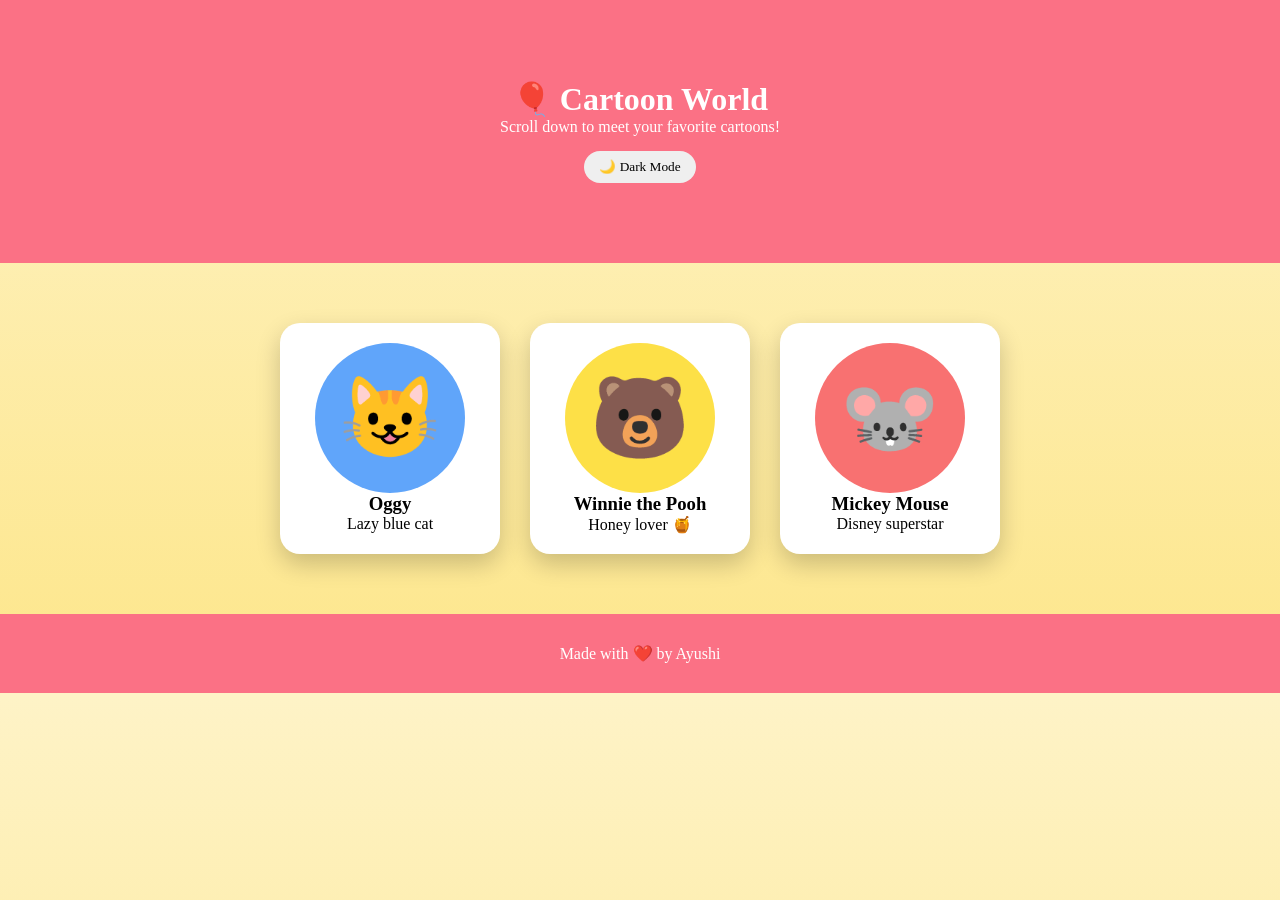
<file: animationsWebPage/index.html>
<!DOCTYPE html>
<html lang="en">
<head>
<meta charset="UTF-8">
<title>Cartoon World</title>

<style>
*{
  margin:0;
  padding:0;
  box-sizing:border-box;
  font-family:"Comic Sans MS", cursive;
}

body{
  background:linear-gradient(to bottom,#fef3c7,#fde68a);
  text-align:center;
  transition:0.5s;
}

body.dark{
  background:#1f2933;
  color:white;
}


.hero{
  padding:80px 20px;
  background:#fb7185;
  color:white;
}

.toggle{
  margin-top:15px;
  padding:8px 15px;
  border:none;
  border-radius:20px;
  cursor:pointer;
}

.cartoon-section{
  display:flex;
  justify-content:center;
  gap:30px;
  flex-wrap:wrap;
  padding:60px 20px;
}


.cartoon-card{
  background:white;
  width:220px;
  padding:20px;
  border-radius:20px;
  box-shadow:0 10px 25px rgba(0,0,0,0.2);
  transition:0.4s;
}

body.dark .cartoon-card{
  background:#374151;
}

.cartoon-card:hover{
  transform:scale(1.1) rotate(2deg);
}


.cartoon{
  width:150px;
  height:150px;
  margin:auto;
  border-radius:50%;
  font-size:80px;
  display:flex;
  align-items:center;
  justify-content:center;
  animation:bounce 2s infinite;
  cursor:pointer;
}

.oggy{ background:#60a5fa; }
.pooh{ background:#fde047; }
.mickey{ background:#f87171; }


.cartoon:hover::after{
  content:attr(data-name);
  position:absolute;
  margin-top:160px;
  background:black;
  color:white;
  padding:4px 8px;
  border-radius:8px;
  font-size:12px;
}


.footer{
  padding:30px;
  background:#fb7185;
  color:white;
}


.hidden{
  opacity:0;
  transform:translateY(50px);
  transition:1s;
}

.show{
  opacity:1;
  transform:translateY(0);
}


@keyframes bounce{
  0%,100%{ transform:translateY(0); }
  50%{ transform:translateY(-10px); }
}
</style>
</head>

<body>

<header class="hero">
  <h1>🎈 Cartoon World</h1>
  <p>Scroll down to meet your favorite cartoons!</p>
  <button class="toggle" onclick="toggleMode()">🌙 Dark Mode</button>
</header>

<section class="cartoon-section">

  <div class="cartoon-card hidden">
    <div class="cartoon oggy" data-name="Oggy" onclick="changeColor(this)">😺</div>
    <h3>Oggy</h3>
    <p>Lazy blue cat</p>
  </div>

  <div class="cartoon-card hidden">
    <div class="cartoon pooh" data-name="Winnie the Pooh" onclick="changeColor(this)">🐻</div>
    <h3>Winnie the Pooh</h3>
    <p>Honey lover 🍯 </p>
  </div>

  <div class="cartoon-card hidden">
    <div class="cartoon mickey" data-name="Mickey Mouse" onclick="changeColor(this)">🐭</div>
    <h3>Mickey Mouse</h3>
    <p>Disney superstar</p>
  </div>

</section>

<footer class="footer hidden">
  <p>Made with ❤️ by Ayushi</p>
</footer>

<script>

const items=document.querySelectorAll(".hidden");
const observer=new IntersectionObserver(entries=>{
  entries.forEach(entry=>{
    if(entry.isIntersecting){
      entry.target.classList.add("show");
    }
  });
},{threshold:0.2});
items.forEach(i=>observer.observe(i));


function toggleMode(){
  document.body.classList.toggle("dark");
}


function changeColor(el){
  el.style.background =
    `hsl(${Math.random()*360},70%,70%)`;
}
</script>

</body>
</html>
</file>
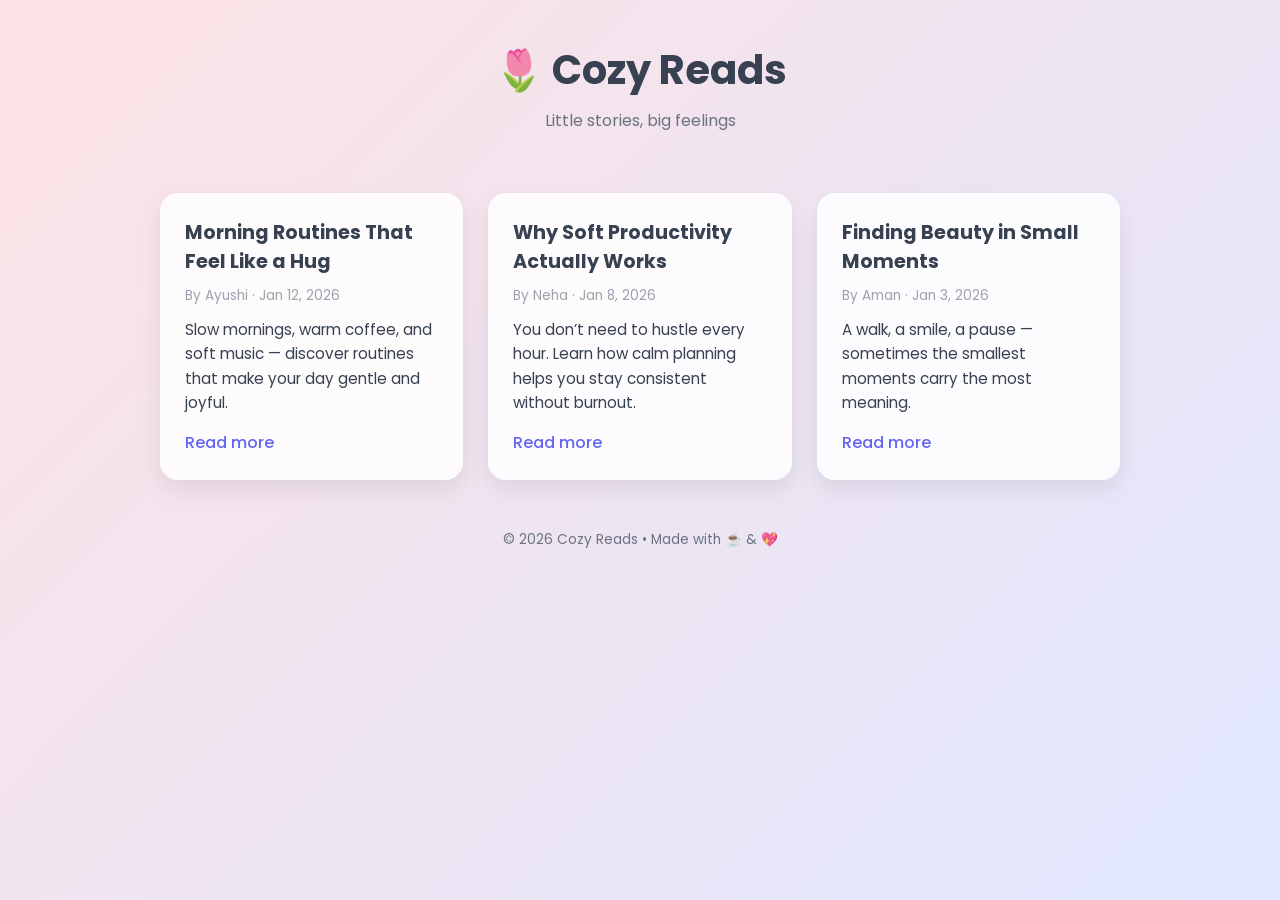
<file: blogWebpage/index.html>
<!DOCTYPE html>
<html lang="en">
<head>
<meta charset="UTF-8">
<meta name="viewport" content="width=device-width, initial-scale=1.0">
<title>Cute Blog</title>

<link rel="stylesheet" href="style.css">
<link href="https://fonts.googleapis.com/css2?family=Poppins:wght@400;500;600&display=swap" rel="stylesheet">
</head>

<body>

<header class="header">
    <h1>🌷 Cozy Reads</h1>
    <p>Little stories, big feelings</p>
</header>

<main class="blog-container">

    <article class="blog-card">
        <h2>Morning Routines That Feel Like a Hug</h2>
        <div class="meta">By Ayushi · Jan 12, 2026</div>
        <p>
            Slow mornings, warm coffee, and soft music — discover routines that
            make your day gentle and joyful.
        </p>
        <a href="#">Read more</a>
    </article>

    <article class="blog-card">
        <h2>Why Soft Productivity Actually Works</h2>
        <div class="meta">By Neha · Jan 8, 2026</div>
        <p>
            You don’t need to hustle every hour. Learn how calm planning helps
            you stay consistent without burnout.
        </p>
        <a href="#">Read more</a>
    </article>

    <article class="blog-card">
        <h2>Finding Beauty in Small Moments</h2>
        <div class="meta">By Aman · Jan 3, 2026</div>
        <p>
            A walk, a smile, a pause — sometimes the smallest moments carry
            the most meaning.
        </p>
        <a href="#">Read more</a>
    </article>

</main>

<footer class="footer">
    <p>© 2026 Cozy Reads • Made with ☕ & 💖</p>
</footer>

</body>
</html>
</file>
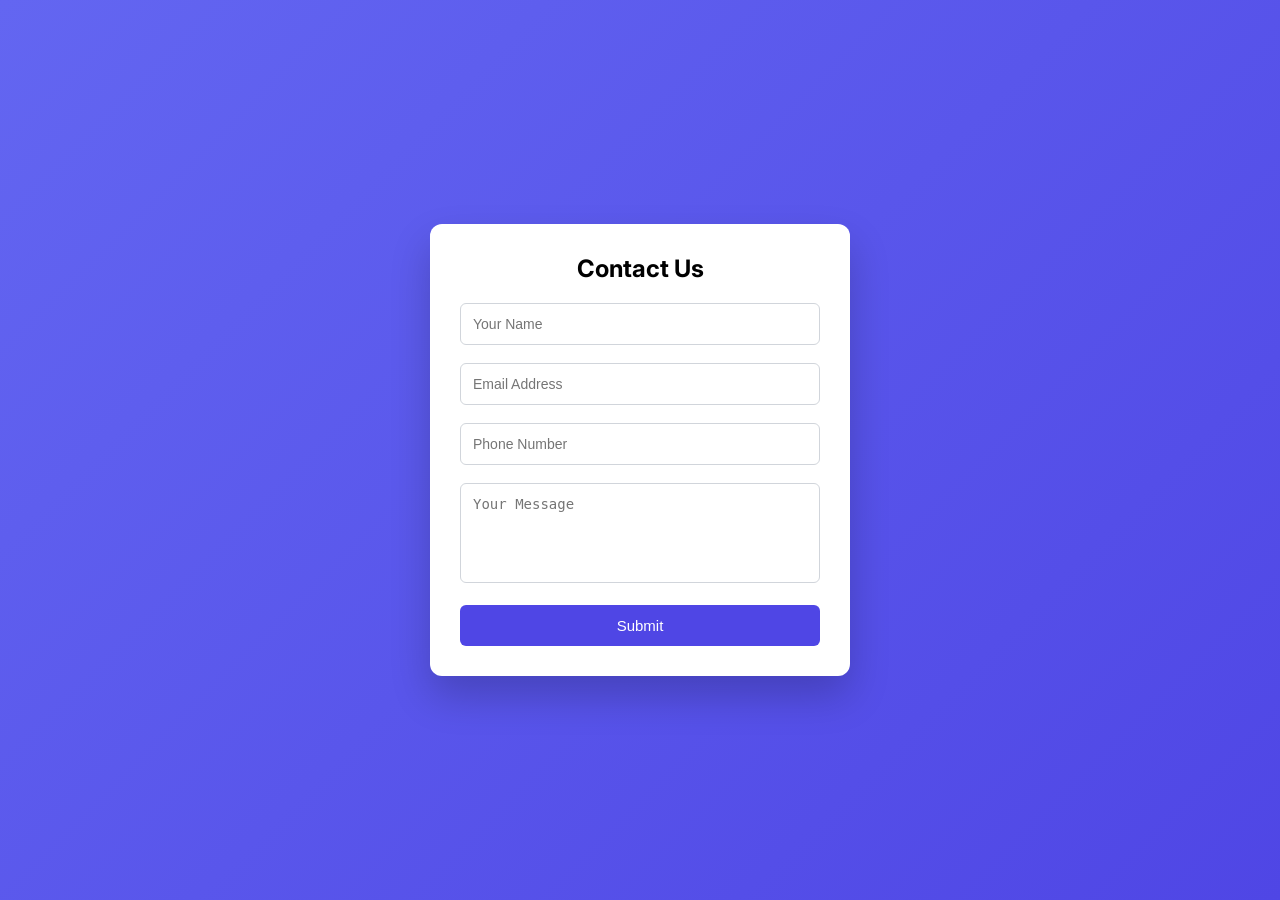
<file: form/index.html>
<!DOCTYPE html>
<html lang="en">
<head>
<meta charset="UTF-8">
<meta name="viewport" content="width=device-width, initial-scale=1.0">
<title>Contact Form</title>
<link rel="stylesheet" href="style.css">
<link href="https://fonts.googleapis.com/css2?family=Inter:wght@400;500;600&display=swap" rel="stylesheet">
</head>

<body>

<div class="form-container">
    <h2>Contact Us</h2>

    <form id="contactForm">
        <div class="field">
            <input type="text" id="name" placeholder="Your Name">
            <small></small>
        </div>

        <div class="field">
            <input type="email" id="email" placeholder="Email Address">
            <small></small>
        </div>

        <div class="field">
            <input type="tel" id="phone" placeholder="Phone Number">
            <small></small>
        </div>

        <div class="field">
            <textarea id="message" placeholder="Your Message"></textarea>
            <small></small>
        </div>

        <button type="submit">Submit</button>
    </form>
</div>

<script>
const form = document.getElementById("contactForm");
const nameInput = document.getElementById("name");
const emailInput = document.getElementById("email");
const phoneInput = document.getElementById("phone");
const messageInput = document.getElementById("message");

form.addEventListener("submit", function(e) {
    e.preventDefault();
    validateForm();
});

function validateForm() {
    let isValid = true;

    if (nameInput.value.trim() === "") {
        showError(nameInput, "Name is required");
        isValid = false;
    } else {
        showSuccess(nameInput);
    }

    if (!validateEmail(emailInput.value)) {
        showError(emailInput, "Enter a valid email");
        isValid = false;
    } else {
        showSuccess(emailInput);
    }

    if (!/^\d{10}$/.test(phoneInput.value)) {
        showError(phoneInput, "Enter 10-digit phone number");
        isValid = false;
    } else {
        showSuccess(phoneInput);
    }

    if (messageInput.value.trim() === "") {
        showError(messageInput, "Message cannot be empty");
        isValid = false;
    } else {
        showSuccess(messageInput);
    }

    if (isValid) {
        alert("Form submitted successfully!");
        form.reset();
        document.querySelectorAll(".field").forEach(f => f.className = "field");
    }
}

function showError(input, message) {
    const field = input.parentElement;
    field.className = "field error";
    field.querySelector("small").innerText = message;
}

function showSuccess(input) {
    const field = input.parentElement;
    field.className = "field success";
}

function validateEmail(email) {
    return /^[^\s@]+@[^\s@]+\.[^\s@]+$/.test(email);
}
</script>

</body>
</html>
</file>
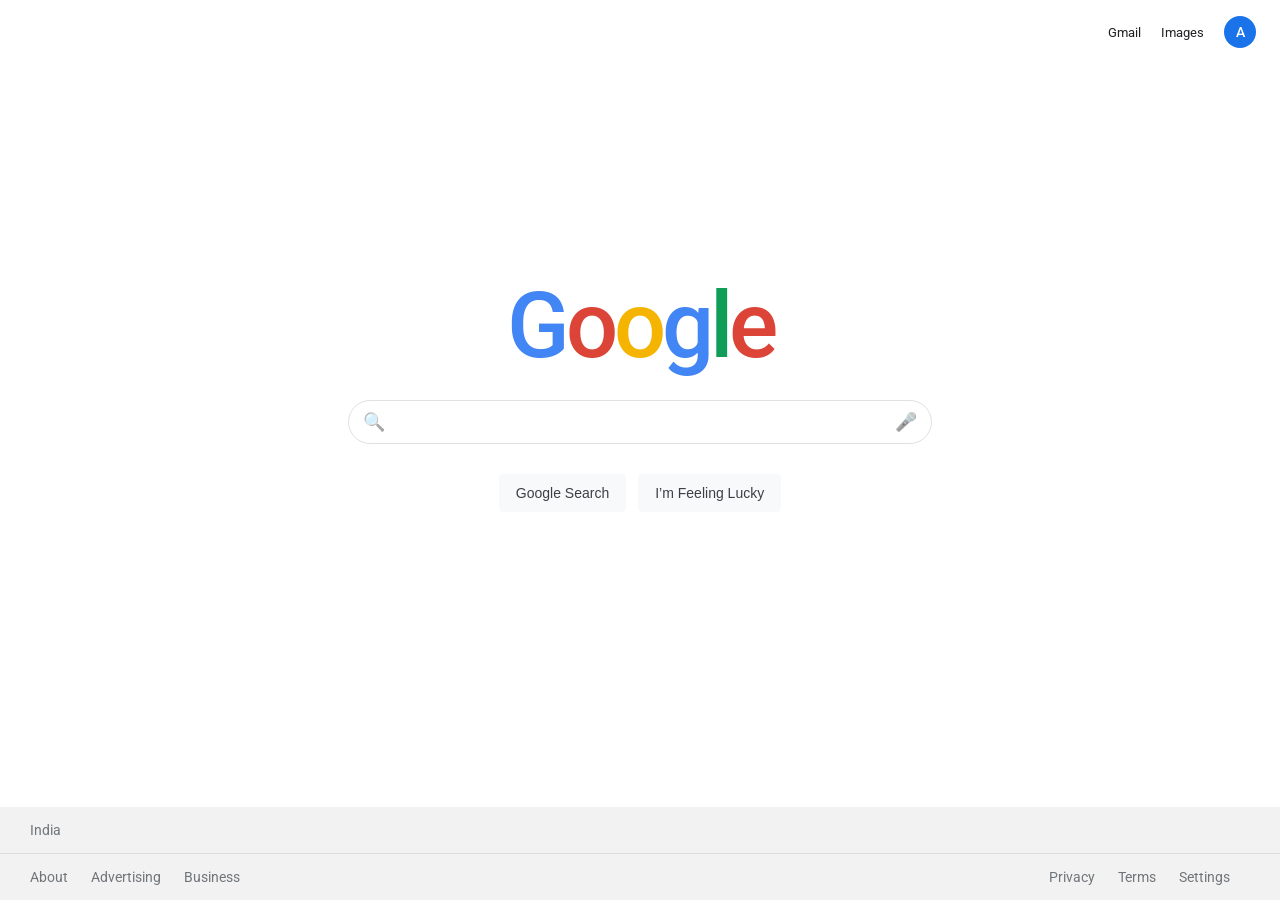
<file: googleHomepage/index.html>
<!DOCTYPE html>
<html lang="en">
<head>
<meta charset="UTF-8">
<title>Google</title>


<link href="https://fonts.googleapis.com/css2?family=Roboto:wght@400;500&display=swap" rel="stylesheet">

<style>

* {
    margin: 0;
    padding: 0;
    box-sizing: border-box;
}

body {
    font-family: Roboto, Arial, sans-serif;
    height: 100vh;
    display: flex;
    flex-direction: column;
    color: #202124;
}

.navbar {
    display: flex;
    justify-content: flex-end;
    align-items: center;
    padding: 16px 24px;
    gap: 20px;
    font-size: 13px;
}

.navbar a {
    text-decoration: none;
    color: #202124;
}

.navbar a:hover {
    text-decoration: underline;
}

.profile {
    width: 32px;
    height: 32px;
    background-color: #1a73e8;
    color: white;
    border-radius: 50%;
    font-size: 14px;
    font-weight: 500;
    display: flex;
    align-items: center;
    justify-content: center;
    cursor: pointer;
}

.main {
    flex: 1;
    display: flex;
    flex-direction: column;
    align-items: center;
    justify-content: center;
    margin-top: -80px;
}


.logo {
    font-size: 92px;
    font-weight: 500;
    letter-spacing: -4px;
    line-height: 1;
}

.logo span:nth-child(1) { color: #4285F4; }
.logo span:nth-child(2) { color: #DB4437; }
.logo span:nth-child(3) { color: #F4B400; }
.logo span:nth-child(4) { color: #4285F4; }
.logo span:nth-child(5) { color: #0F9D58; }
.logo span:nth-child(6) { color: #DB4437; }


.search-box {
    width: 584px;
    height: 44px;
    margin-top: 28px;
    border: 1px solid #dfe1e5;
    border-radius: 24px;
    display: flex;
    align-items: center;
    padding: 0 14px;
    gap: 10px;
    background-color: #fff;
}

.search-box:hover {
    box-shadow: 0 1px 6px rgba(32,33,36,0.28);
    border-color: transparent;
}

.search-box input {
    flex: 1;
    border: none;
    outline: none;
    font-size: 16px;
}

.icon {
    font-size: 18px;
    opacity: 0.55;
}

.buttons {
    margin-top: 30px;
    display: flex;
    gap: 12px;
}

.buttons button {
    background-color: #f8f9fa;
    border: 1px solid #f8f9fa;
    padding: 10px 16px;
    font-size: 14px;
    border-radius: 4px;
    cursor: pointer;
    color: #3c4043;
}

.buttons button:hover {
    border: 1px solid #dadce0;
    box-shadow: 0 1px 1px rgba(0,0,0,0.1);
}


footer {
    background-color: #f2f2f2;
    font-size: 14px;
    color: #70757a;
}

.footer-top {
    padding: 15px 30px;
    border-bottom: 1px solid #dadce0;
}

.footer-bottom {
    display: flex;
    justify-content: space-between;
    padding: 15px 30px;
    flex-wrap: wrap;
}

.footer-bottom a {
    margin-right: 20px;
    text-decoration: none;
    color: #70757a;
}

.footer-bottom a:hover {
    text-decoration: underline;
}

@media (max-width: 768px) {
    .main {
        margin-top: -40px;
    }

    .logo {
        font-size: 72px;
    }

    .search-box {
        width: 90%;
    }

    .buttons {
        flex-wrap: wrap;
        justify-content: center;
    }

    .navbar a {
        display: none;
    }
}

@media (max-width: 480px) {
    .logo {
        font-size: 60px;
    }

    .buttons {
        flex-direction: column;
        gap: 10px;
    }

    .buttons button {
        width: 100%;
    }
}
</style>
</head>

<body>


<div class="navbar">
    <a href="#">Gmail</a>
    <a href="#">Images</a>
    <div class="profile">A</div>
</div>


<div class="main">
    <div class="logo">
        <span>G</span><span>o</span><span>o</span><span>g</span><span>l</span><span>e</span>
    </div>

    <div class="search-box">
        <span class="icon">🔍</span>
        <input type="text">
        <span class="icon">🎤</span>
    </div>

    <div class="buttons">
        <button>Google Search</button>
        <button>I’m Feeling Lucky</button>
    </div>
</div>

<!-- FOOTER -->
<footer>
    <div class="footer-top">India</div>
    <div class="footer-bottom">
        <div>
            <a href="#">About</a>
            <a href="#">Advertising</a>
            <a href="#">Business</a>
        </div>
        <div>
            <a href="#">Privacy</a>
            <a href="#">Terms</a>
            <a href="#">Settings</a>
        </div>
    </div>
</footer>

</body>
</html>
</file>
<file: blogWebpage/style.css>
* {
    margin: 0;
    padding: 0;
    box-sizing: border-box;
}

body {
    font-family: 'Poppins', sans-serif;
    background: linear-gradient(135deg, #fde2e4, #e0e7ff);
    min-height: 100vh;
    color: #374151;
}

/* Header */
.header {
    text-align: center;
    padding: 40px 20px;
}

.header h1 {
    font-size: 2.5rem;
    margin-bottom: 8px;
}

.header p {
    font-size: 1rem;
    color: #6b7280;
}

/* Blog Layout */
.blog-container {
    max-width: 1000px;
    margin: auto;
    padding: 20px;
    display: grid;
    grid-template-columns: repeat(auto-fit, minmax(280px, 1fr));
    gap: 25px;
}

/* Blog Card */
.blog-card {
    background: rgba(255, 255, 255, 0.85);
    border-radius: 18px;
    padding: 25px;
    box-shadow: 0 10px 25px rgba(0,0,0,0.08);
    transition: transform 0.3s ease, box-shadow 0.3s ease;
}

.blog-card:hover {
    transform: translateY(-6px);
    box-shadow: 0 20px 35px rgba(0,0,0,0.12);
}

.blog-card h2 {
    font-size: 1.2rem;
    margin-bottom: 10px;
}

.meta {
    font-size: 0.85rem;
    color: #9ca3af;
    margin-bottom: 12px;
}

.blog-card p {
    font-size: 0.95rem;
    line-height: 1.6;
    margin-bottom: 15px;
}

.blog-card a {
    text-decoration: none;
    color: #6366f1;
    font-weight: 500;
}

.blog-card a:hover {
    text-decoration: underline;
}

/* Footer */
.footer {
    text-align: center;
    padding: 30px 15px;
    font-size: 0.85rem;
    color: #6b7280;
}

/* Mobile tweaks */
@media (max-width: 480px) {
    .header h1 {
        font-size: 2rem;
    }
}
</file>
<file: form/style.css>
* {
    margin: 0;
    padding: 0;
    box-sizing: border-box;
}

body {
    min-height: 100vh;
    display: flex;
    align-items: center;
    justify-content: center;
    background: linear-gradient(135deg, #6366f1, #4f46e5);
    font-family: 'Inter', sans-serif;
}

.form-container {
    background: #ffffff;
    padding: 30px;
    width: 100%;
    max-width: 420px;
    border-radius: 12px;
    box-shadow: 0 20px 40px rgba(0,0,0,0.2);
}

.form-container h2 {
    text-align: center;
    margin-bottom: 20px;
}

.field {
    margin-bottom: 18px;
    position: relative;
}

.field input,
.field textarea {
    width: 100%;
    padding: 12px;
    border-radius: 6px;
    border: 1px solid #d1d5db;
    font-size: 14px;
    outline: none;
}

.field textarea {
    resize: none;
    height: 100px;
}

.field small {
    visibility: hidden;
    font-size: 12px;
}

.field.error input,
.field.error textarea {
    border-color: #ef4444;
}

.field.error small {
    visibility: visible;
    color: #ef4444;
}

.field.success input,
.field.success textarea {
    border-color: #22c55e;
}

button {
    width: 100%;
    padding: 12px;
    background: #4f46e5;
    color: white;
    border: none;
    border-radius: 6px;
    font-size: 15px;
    cursor: pointer;
}

button:hover {
    background: #4338ca;
}
</file>
